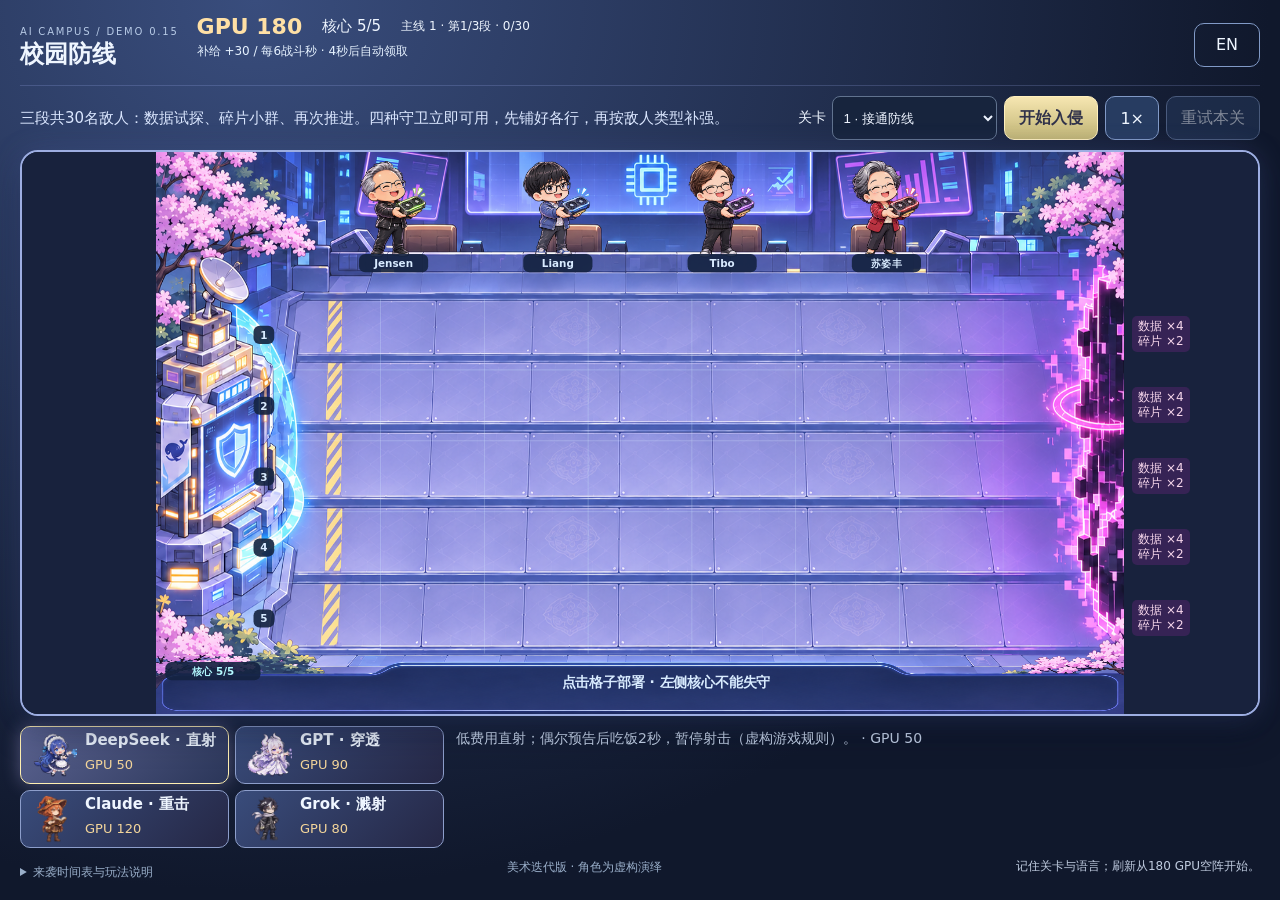
<file: index.html>
<!doctype html>
<html lang="zh-CN"><head><meta charset="utf-8"><meta name="viewport" content="width=device-width,initial-scale=1"><meta name="theme-color" content="#101c38"><title>校园防线 · Campus Defense · Demo 0.15</title><link rel="stylesheet" href="td-lanes.css?v=0.15"></head>
<body><main class="app">
<header><div><span class="eyebrow">AI CAMPUS / DEMO 0.15</span><h1 id="title">校园防线</h1></div><div class="resources"><strong id="gpu">GPU —</strong><span id="core"></span><span id="wave"></span><p id="supply-status" aria-describedby="supply-explanation"></p></div><button id="language" aria-label="Switch language">EN</button></header>
<section class="command"><p id="goal" role="status" aria-live="polite"></p><div class="commands"><label class="stage-picker"><span id="stage-label">关卡</span><select id="stage-select"></select></label><button id="start" class="primary"></button><button id="pause"></button><button id="speed"></button><button id="retry"></button></div></section>
<section id="arena" aria-label="五行校园防线"><div id="board"><canvas id="scene" aria-hidden="true"></canvas><div id="grid" role="group" aria-label="部署格"></div><div id="tokens" aria-label="GPU补给"></div><div id="row-preview" aria-hidden="true"></div></div></section>
<section class="selection"><div id="cards" role="group" aria-label="选择角色"></div><div class="description-slot"><span class="layout-reserve" aria-hidden="true">One 30-damage armor-ignoring hit. A 2s warning precedes a 3s automatic offline review. Powerful, occasionally called away (fictional rule; no player quiz). · GPU 120</span><p id="unit-description"></p></div><div class="selection-slot"><div class="selection-reserve layout-reserve" aria-hidden="true"><span>Grok · Splash · HP 120 · → Forward in this lane · Next 4/4 · Weak output 4 · Low HP</span><span class="refund-reserve">Withdraw +60 GPU · once/battle · Resume first</span></div><div id="selected-unit"><span id="unit-summary"></span><button id="refund"></button></div></div><details id="battle-review" hidden><summary id="review-title"></summary><p id="review-content"></p></details></section>
<footer><details id="forecast"><summary id="forecast-title"></summary><p id="previous-stage-result" hidden></p><p id="fiction-note"></p><p id="supply-explanation"></p><div id="forecast-content"></div></details><span id="art-note"></span><small id="storage-note" role="status"></small></footer>
</main><script src="td-lanes.js?v=0.15"></script><script src="td-lanes-content.js?v=0.15"></script><script src="td-lanes-renderer.js?v=0.15"></script><script src="td-battle-review.js?v=0.15"></script><script src="td-replay-store.js?v=0.15"></script><script src="td-lanes-ui.js?v=0.15"></script></body></html>
</file>
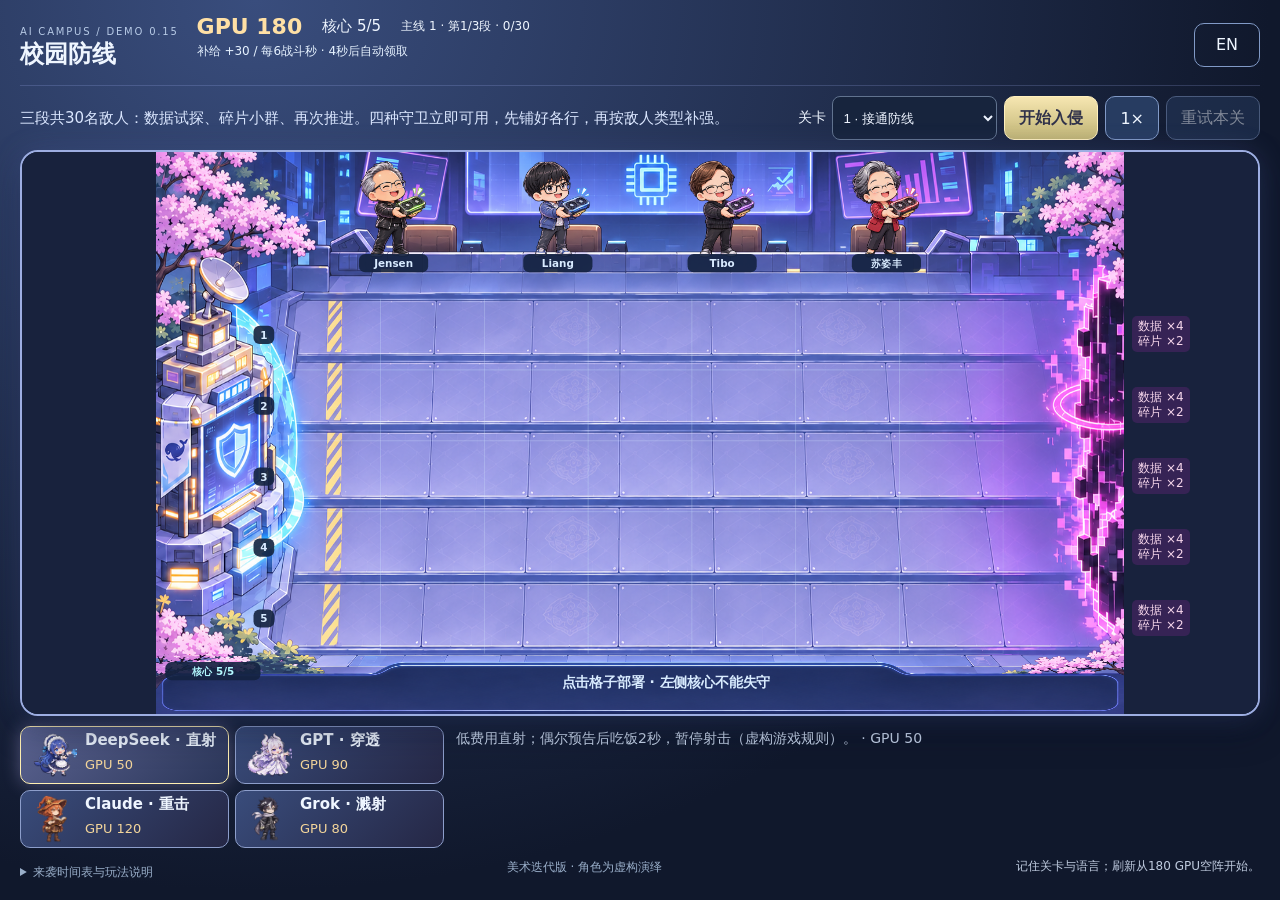
<file: td-lanes.html>
<!doctype html>
<html lang="zh-CN"><head><meta charset="utf-8"><meta name="viewport" content="width=device-width,initial-scale=1"><meta http-equiv="refresh" content="0;url=index.html"><title>校园防线 · Campus Defense</title>
<script>location.replace(new URL('index.html'+location.search+location.hash,location.href).href);</script>
</head><body><p><a href="index.html">打开校园防线 / Open Campus Defense</a></p></body></html>
</file>
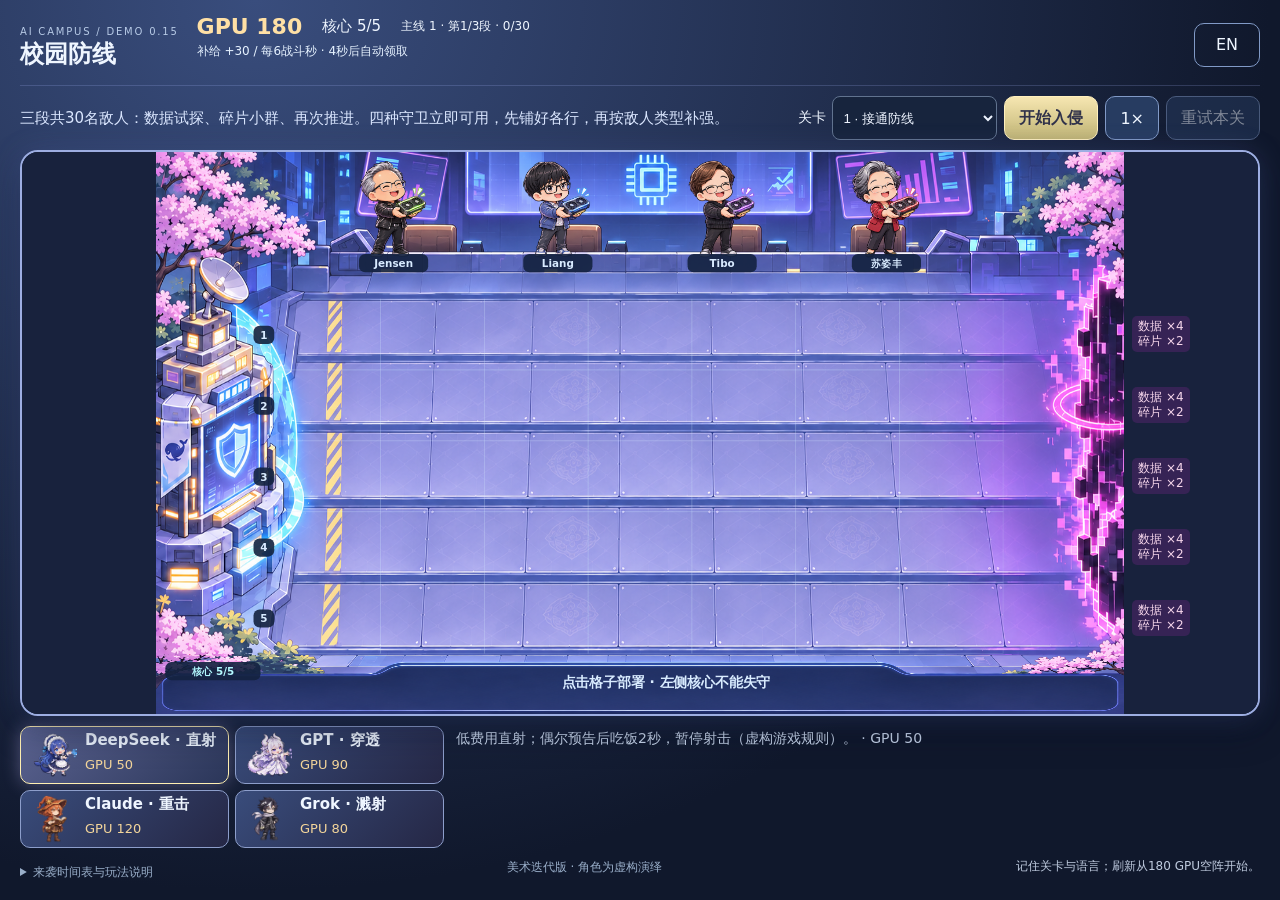
<file: td-play.html>
<!doctype html>
<html lang="zh-CN"><head><meta charset="utf-8"><meta name="viewport" content="width=device-width,initial-scale=1"><meta http-equiv="refresh" content="0;url=index.html"><title>校园防线 · Campus Defense · Demo 0.15</title>
<script>location.replace(new URL('index.html'+location.search+location.hash,location.href).href);</script>
</head><body><p><a href="index.html">打开校园防线 / Open Campus Defense</a></p></body></html>
</file>
<file: td-lanes.css>
:root{font-family:system-ui,-apple-system,"PingFang SC",sans-serif;color:#eff6ff;background:#10182c;font-size:16px}*{box-sizing:border-box}body{margin:0;background:radial-gradient(ellipse at 20% 0,#394d7d,#10182c 70%)}button{font:inherit;min-height:44px;min-width:44px;color:inherit;background:#273c61;border:1px solid #819ac7;border-radius:10px;padding:8px 14px;cursor:pointer}button:hover:enabled{background:#395780}button:disabled{opacity:.5;cursor:not-allowed}button:focus-visible,summary:focus-visible{outline:3px solid #ffe7a4;outline-offset:3px}.app{max-width:1400px;margin:auto;padding:14px 20px;min-height:100dvh;display:grid;grid-template-rows:auto auto minmax(300px,1fr) auto auto;gap:10px}header{display:flex;gap:18px;align-items:center}h1{font-size:24px;margin:0}.eyebrow{font-size:10px;letter-spacing:.18em;color:#b7cae6}.resources{display:flex;gap:20px;align-items:center;margin-left:auto;flex-wrap:wrap}.resources strong{color:#ffe0a5;font-size:22px}.resources span{font-size:15px}#language{background:transparent}.command{display:flex;gap:12px;justify-content:space-between;align-items:center}#goal{margin:0;font-size:15px;line-height:1.5;color:#dbe7ff}.commands{display:flex;gap:7px;flex-shrink:0}.primary{background:#c9ebf7;color:#183552;border-color:#e2f7ff;font-weight:700}.primary:hover:enabled{background:#ecfaff}#arena{position:relative;min-height:300px;border:1px solid #7792c5;border-radius:18px;overflow:hidden;background:#18233e;box-shadow:0 12px 35px #050b1a66}canvas{display:block;width:100%;height:100%;position:absolute;inset:0}#grid,#tokens,#row-preview{position:absolute;inset:0;pointer-events:none}.cell{position:absolute;border:1px solid transparent;border-radius:5px;min-width:0;min-height:0;padding:0;background:transparent;pointer-events:auto}.cell:hover:enabled{background:#bfeaff28;border-color:#c6e9ff99}.cell[aria-pressed=true]{border:3px solid #fff1af;background:#fff1af19}.cell:focus-visible{outline-offset:-4px}.drop{position:absolute;transform:translate(-50%,-50%);background:#ffe7a6;color:#4d3b19;box-shadow:0 0 14px #f6dc7a99;border-color:#fff4cd;padding:5px 9px;white-space:nowrap;pointer-events:auto;font-size:14px}.row-label{position:absolute;transform:translateY(-50%);color:#f6d6eb;font-size:12px;background:#3b2359dd;border-radius:5px;padding:3px 6px;white-space:nowrap}.selection{display:flex;gap:12px;align-items:center;flex-wrap:wrap}#cards{display:flex;gap:9px}.unit-card{min-width:110px;display:grid;grid-template-columns:30px auto;gap:0 9px;text-align:left;padding:8px 12px;background:linear-gradient(135deg,#293d65,#202944)}.unit-card[aria-pressed=true]{border-color:#fff0b2;box-shadow:0 0 0 2px #ffeca638}.unit-card .portrait{grid-row:span 2;font-size:24px;align-self:center}.unit-card strong{font-size:15px}.unit-card small{color:#f4d69b;font-size:13px}#unit-description{flex:1;min-width:170px;margin:0;font-size:14px;line-height:1.5;color:#cbd9ee}#selected-unit{display:flex;align-items:center;gap:8px;font-size:14px}footer{display:flex;gap:15px;justify-content:space-between;color:#9aafca;font-size:12px}summary{cursor:pointer;min-height:28px;line-height:28px}#forecast-content{font-size:14px;line-height:1.7;padding:8px;background:#17233b;border-radius:9px}#art-note{align-self:start;line-height:1.5} [hidden]{display:none!important}
@media(min-width:960px) and (min-height:650px){.app{height:100dvh;min-height:650px}footer:has(details[open]){max-height:160px;overflow:auto}}
@media(max-width:959px){.app{padding:10px;grid-template-rows:auto auto auto auto auto;gap:9px}header{gap:10px}h1{font-size:20px}.resources{gap:6px 12px}.resources strong{font-size:18px}.eyebrow{display:none}.command{flex-direction:column;align-items:stretch}.commands{flex-wrap:wrap}.commands button{flex:1}#arena{height:440px}#cards{width:100%;display:grid;grid-template-columns:repeat(2,minmax(0,1fr));gap:6px}.unit-card{min-width:0;padding:8px 6px;display:flex;flex-direction:column;align-items:center;text-align:center}.unit-card .portrait{font-size:24px}.unit-card strong{font-size:14px}#unit-description{min-width:100%;font-size:14px}footer{flex-direction:column;gap:4px}.row-label{font-size:10px;padding:2px 3px}}
@media(max-width:520px){#arena{height:330px}header{flex-wrap:wrap}.resources{margin-left:0;flex:1}.resources span{font-size:13px}h1{font-size:18px}.command #goal{font-size:14px}.commands button{padding:8px;font-size:14px}}
@media(prefers-reduced-motion:reduce){*{scroll-behavior:auto!important}}

#board{position:relative;width:100%;height:100%}@media(max-width:760px){#arena{overflow:auto}#board{min-width:740px;height:400px}#arena{height:420px}}

.row-label{white-space:pre-line;max-width:108px;line-height:1.25;text-align:center}
/* Runtime character cards use the same artwork as deployed defenders. */
.unit-card{grid-template-columns:70px auto;min-height:86px;min-width:180px;border-color:#8d9ecb;background:linear-gradient(135deg,#394c7b,#252745)}.unit-card .portrait{width:70px;height:70px;display:block;background-image:url('td-ai-sprites.png');background-size:280px 140px;background-repeat:no-repeat}.unit-card .portrait-deepseek{background-position:-20px 0}.unit-card .portrait-gpt{background-position:-20px -70px}.unit-card[aria-pressed=true]{background:linear-gradient(135deg,#5b6391,#2b3659);box-shadow:0 0 18px #c9beff55}.drop{background:linear-gradient(135deg,#26364c,#597184);color:#deffab;border:2px solid #b3e485;border-radius:6px;box-shadow:0 0 16px #a5e56788}.drop:before{content:'◉ ◉';margin-right:7px;color:#a5d9ad;letter-spacing:2px}#arena{border:2px solid #9daee2;box-shadow:0 0 28px #7186dd33,0 14px 35px #080e2466}header{border-bottom:1px solid #aabaff33;padding-bottom:10px}.primary{background:linear-gradient(#f6e6b1,#c1b575);border-color:#fff0bd;color:#30324a}
@media(max-width:959px){.unit-card{min-width:0;display:grid;grid-template-columns:65px auto;text-align:left;justify-content:center}.unit-card .portrait{grid-row:span 2}}
.drop{width:88px;height:67px;padding:0;border:0;background:transparent;box-shadow:none;display:flex;flex-direction:column;align-items:center;justify-content:center}.drop:hover:enabled{background:#d8ffad22}.drop:before{content:none}.drop img{width:78px;height:46px;object-fit:contain;pointer-events:none;filter:drop-shadow(0 0 5px #b8ff7c)}.drop span{font-size:12px;color:#efffc3;background:#173c29e8;border:1px solid #b3ed86;border-radius:7px;padding:2px 6px;line-height:16px;pointer-events:none}.drop:focus-visible{outline-offset:2px}

.stage-picker{display:flex;align-items:center;gap:6px;font-size:14px}.stage-picker select{min-height:44px;max-width:165px;background:#17243d;color:#eef4ff;border:1px solid #61738f;border-radius:8px;padding:6px}#storage-note{display:block;font-size:12px;color:#bfcbdf;line-height:1.4}

/* Optional terminal-only facts; no live battle dashboard. */
#battle-review {flex-basis:100%;max-height:150px;overflow:auto;border:1px solid #52638b;border-radius:10px;padding:8px 12px;font-size:.85rem;}
#battle-review[hidden]{display:none;}
#battle-review summary {cursor:pointer;}
#review-content {white-space:pre-line;line-height:1.6;margin:8px 0 0;overflow-wrap:anywhere;}

/* Supply belongs with the balance, outside the clipped arena and every live region.
   Normal flow/wrapping preserves the fixed GPU hit targets and their entire flight path. */
.resources{min-width:0;row-gap:4px}
#supply-status{flex-basis:100%;max-width:100%;margin:0;font-size:12px;line-height:16px;color:#e6f2ff;overflow-wrap:anywhere}


/* Reuse the card-height area: description above a permanently reserved selected
   slot. Invisible text participates in intrinsic sizing, never in hit testing or
   accessibility. Larger fonts/copy can grow naturally instead of being clipped. */
.layout-reserve{visibility:hidden;pointer-events:none;user-select:none}
.selection{display:grid;grid-template-columns:424px minmax(0,1fr);gap:8px 12px;align-items:center}
#cards{grid-column:1;grid-row:1 / 3;display:grid;grid-template-columns:repeat(2,minmax(0,1fr))}
.description-slot,.selection-slot{display:grid;min-width:0;grid-column:2}
.description-slot{grid-row:1;font-size:14px;line-height:21px;color:#cbd9ee}
.selection-slot{grid-row:2}
.description-slot>*,.selection-slot>*{grid-area:1 / 1}
#unit-description{min-width:0}
#selected-unit,.selection-reserve{display:grid;grid-template-columns:repeat(2,minmax(0,1fr));gap:8px;align-items:center;font-size:14px;line-height:21px;overflow-wrap:anywhere}
#refund,.refund-reserve{font-size:16px;line-height:24px;min-height:44px;padding:8px 14px;border:1px solid #819ac7;border-radius:10px;text-align:center}
#battle-review{grid-column:1 / -1;grid-row:3}
/* Keep the existing header organization; give captions room without changing
   the resource column's width with every countdown. */
.resources{flex:1 1 0}
#supply-status{min-height:32px}
header h1{line-height:30px}
#language{flex:0 0 66px}
@media(max-width:959px){
 .selection{grid-template-columns:minmax(0,1fr)}
 #cards{grid-column:1;grid-row:1;width:100%}
 .description-slot{grid-column:1;grid-row:2}
 .selection-slot{grid-column:1;grid-row:3}
 #battle-review{grid-row:4}
}
@media(max-width:760px){#selected-unit,.selection-reserve{grid-template-columns:minmax(0,1fr)}}
@media(max-width:520px){.resources{flex-basis:100%;order:3}#language{margin-left:auto}}

/* Four equal cards reuse the old two-column selection area. Compact 48px
   portraits and 58px+ cards preserve board height, with unchanged 44px+ targets. */
.unit-card{min-width:0;min-height:58px;grid-template-columns:48px auto;padding:4px 8px;gap:0 8px}
.unit-card .portrait{width:48px;height:48px;background-size:192px 96px}
.unit-card .portrait-deepseek{background-position:-14px 0}
.unit-card .portrait-gpt{background-position:-14px -48px}
.unit-card .portrait-claude{background-image:url('td-claude-actions.png');background-size:144px 144px;background-position:0 0}
.unit-card .portrait-grok{background-image:url('td-grok-actions.png');background-size:144px 144px;background-position:0 0}
/* Card portraits intentionally request the two new hero sheets from the start.
   Canvas drawing still uses named fallbacks while those images load or fail. */
#cards{gap:6px}
.resources span#wave{font-size:12px;min-width:218px}
.phase-heading{margin:12px 0 4px;font-weight:700;color:#ffdfa8;border-bottom:1px solid #52638b}
</file>
